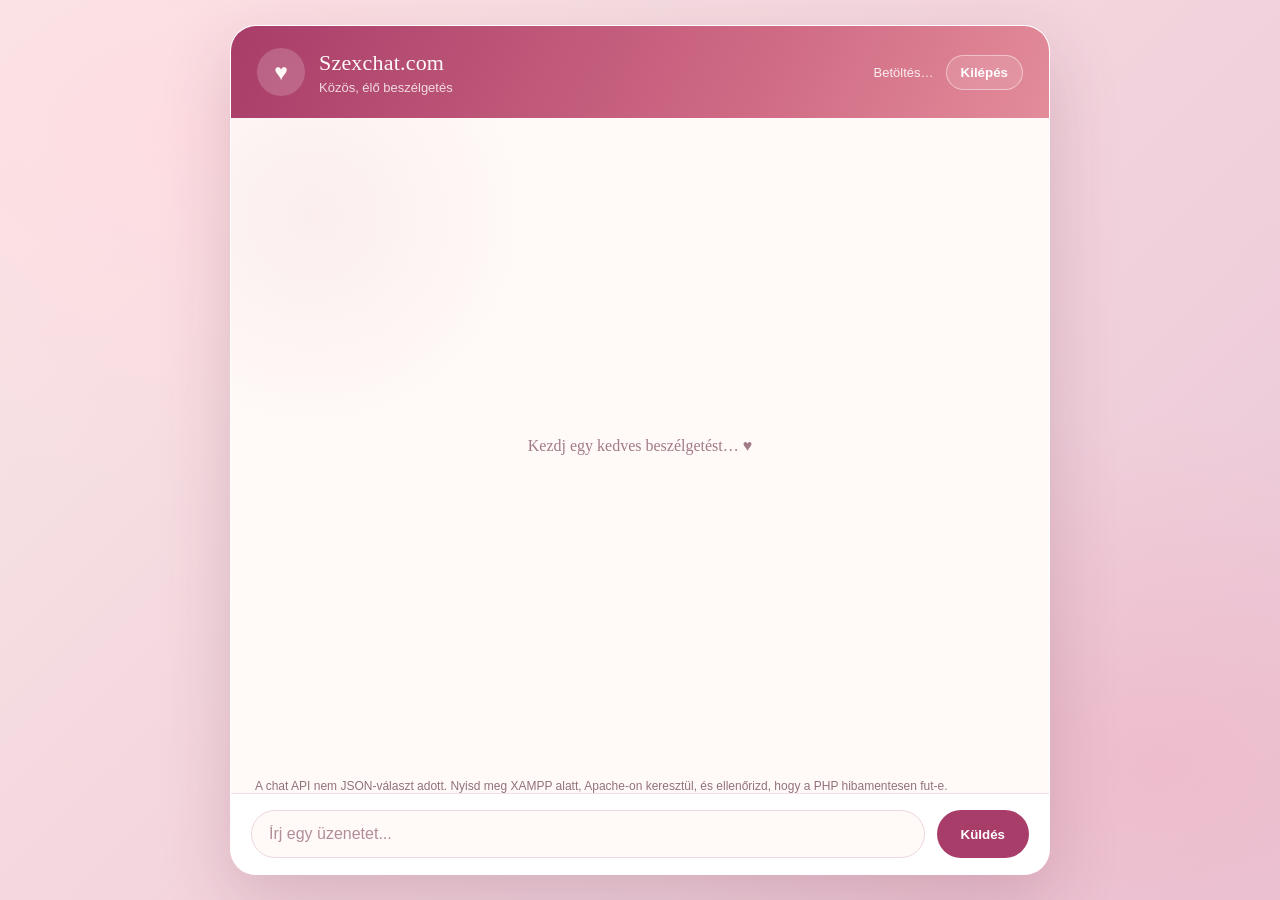
<file: index.html>
<!DOCTYPE html>
<html lang="hu">
<head>
    <meta charset="UTF-8">
    <meta name="viewport" content="width=device-width, initial-scale=1.0">
    <title>Szexchat.com – Romantikus chat</title>

    <style>
        * {
            box-sizing: border-box;
            margin: 0;
            padding: 0;
        }

        body {
            min-height: 100vh;
            padding: 24px 14px;
            font-family: "Trebuchet MS", Arial, sans-serif;
            background:
                radial-gradient(ellipse at 15% 15%, rgba(255, 220, 226, .85), transparent 34%),
                radial-gradient(ellipse at 90% 85%, rgba(241, 172, 190, .45), transparent 32%),
                linear-gradient(135deg, #f8e8e7, #f3d4dd 52%, #e9c7d7);
            color: #542c3d;
            display: flex;
            justify-content: center;
            align-items: center;
        }

        .chat {
            width: min(100%, 820px);
            height: min(850px, calc(100vh - 48px));
            min-height: 430px;
            background: rgba(255, 251, 249, .96);
            border: 1px solid rgba(255, 255, 255, .8);
            border-radius: 26px;
            overflow: hidden;
            display: flex;
            flex-direction: column;
            box-shadow: 0 24px 70px rgba(99, 41, 66, .2);
        }

        .header {
            display: flex;
            align-items: center;
            gap: 14px;
            padding: 22px 26px;
            color: #fffaf8;
            background: linear-gradient(115deg, #a83d69, #d06b85 65%, #e38c9a);
            box-shadow: 0 5px 18px rgba(117, 41, 71, .16);
        }

        .heart {
            display: grid;
            width: 48px;
            height: 48px;
            flex: 0 0 48px;
            place-items: center;
            border-radius: 50%;
            background: rgba(255, 255, 255, .18);
            font-size: 23px;
        }

        .brand {
            font-family: Georgia, "Times New Roman", serif;
            font-size: 22px;
            letter-spacing: .2px;
        }

        .tagline {
            margin-top: 4px;
            color: rgba(255, 250, 248, .82);
            font-size: 13px;
        }

        .header-copy {
            flex: 1;
            min-width: 0;
        }

        .header-actions {
            display: flex;
            align-items: center;
            gap: 12px;
        }

        .current-user {
            color: rgba(255, 250, 248, .9);
            font-size: 13px;
        }

        .logout-button {
            padding: 9px 14px;
            border: 1px solid rgba(255, 255, 255, .45);
            border-radius: 999px;
            background: rgba(255, 255, 255, .12);
            color: white;
            font-weight: bold;
            cursor: pointer;
        }

        .logout-button:hover {
            background: rgba(255, 255, 255, .24);
        }

        .chat-status {
            min-height: 18px;
            padding: 6px 24px 0;
            color: #92717d;
            background: #fffaf8;
            font-size: 12px;
        }

        .messages {
            flex: 1;
            padding: 24px;
            overflow-y: auto;
            display: flex;
            flex-direction: column;
            gap: 12px;
            background:
                radial-gradient(circle at 10% 15%, rgba(246, 220, 225, .4), transparent 25%),
                #fffaf8;
        }

        .empty-state {
            margin: auto;
            color: #a27a88;
            font-family: Georgia, "Times New Roman", serif;
            font-size: 16px;
            text-align: center;
        }

        .message {
            width: fit-content;
            max-width: 100%;
            background: linear-gradient(135deg, #bd4d75, #d8738c);
            color: white;
            padding: 12px 16px;
            border-radius: 18px 18px 5px 18px;
            word-break: break-word;
            box-shadow: 0 5px 14px rgba(162, 59, 99, .14);
        }

        .message-row {
            display: flex;
            max-width: 76%;
            flex-direction: column;
            gap: 4px;
        }

        .message-row.mine {
            align-self: flex-end;
            align-items: flex-end;
        }

        .message-row.other {
            align-self: flex-start;
            align-items: flex-start;
        }

        .message-row.other .message {
            border-radius: 18px 18px 18px 5px;
            background: #f2e3e8;
            color: #542c3d;
        }

        .sender {
            padding: 0 5px;
            color: #9a697d;
            font-size: 12px;
            font-weight: bold;
        }

        .time {
            display: block;
            font-size: 11px;
            opacity: .75;
            margin-top: 5px;
        }

        .input-area {
            display: flex;
            gap: 12px;
            padding: 16px 20px;
            background: #fff;
            border-top: 1px solid #f0dfe3;
        }

        .input-area input {
            flex: 1;
            min-width: 0;
            padding: 14px 17px;
            border: 1px solid #ecd8df;
            outline: none;
            border-radius: 999px;
            background: #fff9f8;
            color: #542c3d;
            font-size: 16px;
        }

        .input-area input:focus {
            border-color: #c45a7d;
            box-shadow: 0 0 0 3px rgba(196, 90, 125, .12);
        }

        .input-area input::placeholder {
            color: #b18d99;
        }

        .input-area button {
            border: none;
            padding: 0 24px;
            border-radius: 999px;
            background: #a83d69;
            color: white;
            font-weight: bold;
            cursor: pointer;
            transition: background .2s ease, transform .2s ease;
        }

        .input-area button:hover {
            background: #873052;
            transform: translateY(-1px);
        }

        @media (max-width: 520px) {
            body {
                padding: 10px;
            }

            .chat {
                height: calc(100vh - 20px);
                min-height: 360px;
                border-radius: 20px;
            }

            .header {
                padding: 18px;
            }

            .header-actions {
                align-items: flex-end;
                flex-direction: column;
                gap: 7px;
            }

            .current-user {
                max-width: 120px;
                overflow: hidden;
                text-overflow: ellipsis;
                white-space: nowrap;
            }

            .messages {
                padding: 18px;
            }

            .input-area {
                padding: 12px;
            }

            .input-area button {
                padding: 0 18px;
            }
        }
    </style>
</head>

<body>

<div class="chat">

    <div class="header">
        <span class="heart" aria-hidden="true">♥</span>
        <div class="header-copy">
            <div class="brand">Szexchat.com</div>
            <div class="tagline">Közös, élő beszélgetés</div>
        </div>
        <div class="header-actions">
            <span class="current-user" id="currentUser">Betöltés…</span>
            <button class="logout-button" id="logoutButton" type="button">Kilépés</button>
        </div>
    </div>

    <div class="messages" id="messages">
        <p class="empty-state" id="emptyState">Kezdj egy kedves beszélgetést… <span aria-hidden="true">♥</span></p>
    </div>
    <p class="chat-status" id="chatStatus" role="status" aria-live="polite"></p>

    <form class="input-area" id="chatForm">

        <input
            type="text"
            id="messageInput"
            placeholder="Írj egy üzenetet..."
            autocomplete="off"
            maxlength="1000"
            required
        >

        <button type="submit">
            Küldés
        </button>

    </form>

</div>

<script>
    const form = document.getElementById("chatForm");
    const input = document.getElementById("messageInput");
    const messages = document.getElementById("messages");
    const currentUser = document.getElementById("currentUser");
    const chatStatus = document.getElementById("chatStatus");
    const logoutButton = document.getElementById("logoutButton");
    let lastMessageId = 0;
    let currentUserId = 0;
    let isLoadingMessages = false;

    async function readApiResponse(response) {
        const responseText = await response.text();
        try {
            return JSON.parse(responseText);
        } catch (error) {
            if (responseText.trimStart().startsWith("<?php") || responseText.trimStart().startsWith("<!DOCTYPE")) {
                throw new Error("A chat API nem JSON-választ adott. Nyisd meg XAMPP alatt, Apache-on keresztül, és ellenőrizd, hogy a PHP hibamentesen fut-e.");
            }
            throw new Error(`A chat szerverének válasza hibás (HTTP ${response.status}). Ellenőrizd az Apache/PHP naplót.`);
        }
    }

    async function loadMessages() {
        if (isLoadingMessages) return;
        isLoadingMessages = true;

        try {
            const response = await fetch(`chat_api.php?action=messages&after=${lastMessageId}`, {
                cache: "no-store"
            });
            const result = await readApiResponse(response);

            if (response.status === 401) {
                window.location.replace("bejelentkezés.html");
                return;
            }
            if (!response.ok || !result.success) {
                throw new Error(result.message || "Nem sikerült betölteni a chatet.");
            }

            currentUserId = Number(result.user.id);
            currentUser.textContent = `Belépve: ${result.user.name}`;
            chatStatus.textContent = "Kapcsolat aktív · az üzenetek automatikusan frissülnek";

            result.messages.forEach(message => {
                addMessage(message);
                lastMessageId = Math.max(lastMessageId, Number(message.id));
            });
        } catch (error) {
            chatStatus.textContent = error.message || "A szerver nem érhető el.";
        } finally {
            isLoadingMessages = false;
        }
    }

    function addMessage(messageData) {
        const emptyState = document.getElementById("emptyState");
        if (emptyState) emptyState.remove();

        const row = document.createElement("div");
        const isMine = Number(messageData.user_id) === currentUserId;
        row.className = `message-row ${isMine ? "mine" : "other"}`;

        const sender = document.createElement("span");
        sender.className = "sender";
        sender.textContent = isMine ? "Te" : messageData.user_name;

        const bubble = document.createElement("div");
        bubble.className = "message";
        bubble.textContent = messageData.message;

        const time = document.createElement("span");
        time.className = "time";
        const sentAt = new Date(String(messageData.created_at).replace(" ", "T"));
        time.textContent = Number.isNaN(sentAt.getTime())
            ? ""
            : sentAt.toLocaleTimeString("hu-HU", { hour: "2-digit", minute: "2-digit" });
        bubble.appendChild(time);

        row.append(sender, bubble);
        messages.appendChild(row);
        messages.scrollTop = messages.scrollHeight;
    }

    form.addEventListener("submit", async function(event) {
        event.preventDefault();
        const text = input.value.trim();
        if (text === "") return;

        const sendButton = form.querySelector("button[type='submit']");
        sendButton.disabled = true;
        try {
            const response = await fetch("chat_api.php", {
                method: "POST",
                headers: { "Content-Type": "application/x-www-form-urlencoded;charset=UTF-8" },
                body: new URLSearchParams({ action: "send", message: text })
            });
            const result = await readApiResponse(response);

            if (response.status === 401) {
                window.location.replace("bejelentkezés.html");
                return;
            }
            if (!response.ok || !result.success) {
                throw new Error(result.message || "Az üzenet küldése nem sikerült.");
            }

            input.value = "";
            await loadMessages();
        } catch (error) {
            chatStatus.textContent = error.message || "Az üzenet küldése nem sikerült.";
        } finally {
            sendButton.disabled = false;
            input.focus();
        }
    });

    logoutButton.addEventListener("click", async function() {
        logoutButton.disabled = true;
        try {
            await fetch("chat_api.php", {
                method: "POST",
                headers: { "Content-Type": "application/x-www-form-urlencoded;charset=UTF-8" },
                body: new URLSearchParams({ action: "logout" })
            });
        } finally {
            window.location.replace("bejelentkezés.html");
        }
    });

    loadMessages();
    window.setInterval(loadMessages, 1200);
</script>

</body>
</html>
</file>
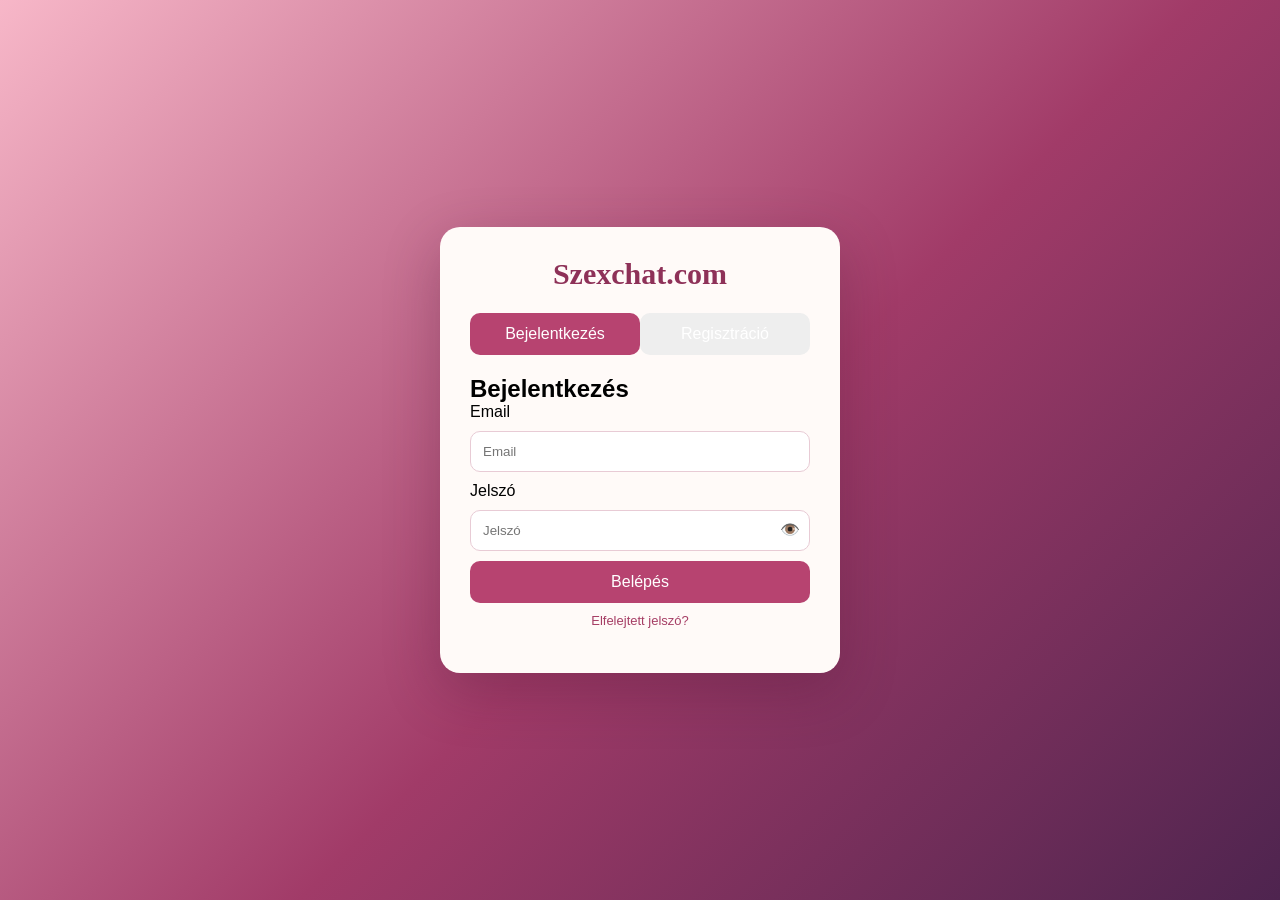
<file: bejelentkezés.html>
<!DOCTYPE html>
<html lang="hu">
<head>
<meta charset="UTF-8">
<meta name="viewport" content="width=device-width,initial-scale=1">
<title>Szexchat.com – Bejelentkezés</title>

<link rel="stylesheet" href="style.css">
</head>

<body>

<div class="container">

<h1 class="brand-title">Szexchat.com</h1>

<div class="tabs">

<button class="tab active" data-form="loginForm">
Bejelentkezés
</button>

<button class="tab" data-form="registerForm">
Regisztráció
</button>

</div>

<!-- LOGIN -->

<form id="loginForm" class="form active" action="service.php" method="post">

<h2>Bejelentkezés</h2>

<label for="loginEmail">Email</label>
<input type="email" id="loginEmail" placeholder="Email" name="email" autocomplete="email" required>

<div class="password-box">

<label for="loginPassword">Jelszó</label>
<input type="password" id="loginPassword" placeholder="Jelszó" name="password" autocomplete="current-password" required>
<span class="eye">👁️</span>

</div>

<button type="submit">Belépés</button>

<p class="forgot" id="forgotPassword">Elfelejtett jelszó?</p>

</form>

<!-- REGISTER -->

<form id="registerForm" class="form">

<h2>Regisztráció</h2>

<label for="regName">Felhasználónév</label>
<input type="text" id="regName" placeholder="Felhasználónév" autocomplete="username" required>

<label for="regEmail">Email</label>
<input type="email" id="regEmail" placeholder="Email" autocomplete="email" required>

<div class="password-box">

<label for="regPassword">Jelszó</label>
<input type="password" id="regPassword" placeholder="Jelszó" autocomplete="new-password" required>
<span class="eye">👁️</span>

</div>

<div id="passwordError"></div>

<div class="password-box">

<label for="regPassword2">Jelszó újra</label>
<input type="password" id="regPassword2" placeholder="Jelszó újra" autocomplete="new-password" required>
<span class="eye">👁️</span>

</div>

<!-- NEWSLETTER -->
<label class="terms">

<input type="checkbox" id="newsletter">

Feliratkozom a hírlevélre

</label>

<!-- TERMS -->
<label class="terms">

<input type="checkbox" id="terms">

Elfogadom a felhasználási feltételeket

</label>

<button type="submit">Regisztráció</button>

</form>

<p id="message"></p>

</div>

<script src="script.js"></script>

</body>
</html>
</file>
<file: style.css>
*{
margin:0;
padding:0;
box-sizing:border-box;
font-family:Arial;
}

body{
height:100vh;
display:flex;
justify-content:center;
align-items:center;
padding:20px;
background:linear-gradient(135deg,#f7b7c8,#a13b68 55%,#4e244f);
}

.container{
width:400px;
padding:30px;
background:#fffaf8;
border-radius:20px;
box-shadow:0 18px 55px rgba(67,18,48,.28);
}

.brand-title{
margin-bottom:22px;
color:#8e3158;
font-family:Georgia,serif;
font-size:30px;
text-align:center;
}

.tabs{
display:flex;
margin-bottom:20px;
}

.tab{
flex:1;
padding:12px;
border:none;
background:#eee;
cursor:pointer;
}

.tab.active{
background:#b74370;
color:white;
}

.form{
display:none;
}

.form.active{
display:block;
}

input{
width:100%;
padding:12px;
margin:10px 0;
border-radius:10px;
border:1px solid #e8cbd5;
background:#fff;
}

button{
width:100%;
padding:12px;
border:none;
border-radius:10px;
background:#b74370;
color:white;
cursor:pointer;
font-size:16px;
}


button:hover{
opacity:.9;
border: black solid 3px;
}

.password-box{
position:relative;
}

.eye{
position:absolute;
right:10px;
top:60%;
transform:translateY(-50%);
cursor:pointer;
}

#message{
margin-top:15px;
font-weight:bold;
text-align:center;
}

#passwordError{
color:red;
font-size:13px;
margin-bottom:10px;
}

.terms{
display:flex;
align-items:center;
gap:10px;
margin:15px 0;
font-size:14px;
cursor:pointer;
}

.terms input{
width:auto;
margin:0;
}

.forgot{
text-align:center;
margin-top:10px;
font-size:13px;
color:#a63e65;
cursor:pointer;
}

.forgot:hover{
text-decoration:underline;
}
</file>
